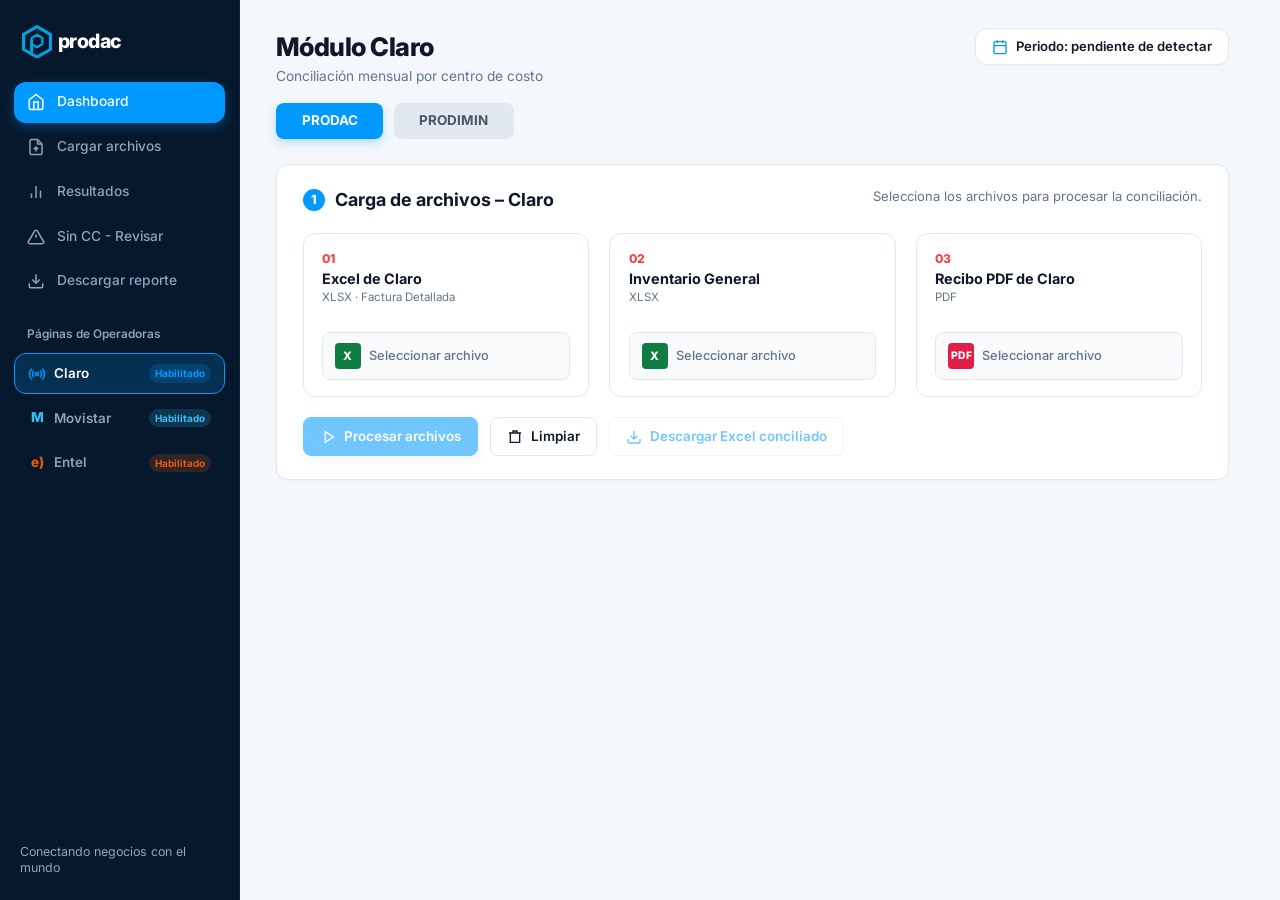
<file: index.html>
<!doctype html>
<!-- Generado por build_views.py: editar la plantilla compartida, no esta página. -->
<html lang="es"><head><meta charset="UTF-8"><meta name="viewport" content="width=device-width, initial-scale=1.0"><title>Módulo Claro | Conciliación Telefónica PRODAC</title>
<link rel="icon" type="image/svg+xml" href="data:image/svg+xml,%3Csvg%20xmlns%3D%22http%3A%2F%2Fwww.w3.org%2F2000%2Fsvg%22%20width%3D%22324%22%20height%3D%22374%22%20viewBox%3D%220%200%20324%20374%22%3E%3Cpath%20fill%3D%22%2300A6D4%22%20fill-rule%3D%22evenodd%22%20d%3D%22M162%2010%20314%2098V276L163%20363%2088%20319V145L162%20101%20237%20145V228L163%20271%20126%20249V294L163%20315%20276%20250V121L162%2055%2049%20121V297L10%20275V98Z%20M162%20145%20199%20167V207L162%20229%20126%20207V167Z%22%2F%3E%3C%2Fsvg%3E">
<link rel="preconnect" href="https://fonts.googleapis.com"><link rel="preconnect" href="https://fonts.gstatic.com" crossorigin><link href="https://fonts.googleapis.com/css2?family=Inter:wght@400;500;600;700;800&display=swap" rel="stylesheet">
<link rel="stylesheet" href="css/styles.css"><link rel="stylesheet" href="css/components.css"></head><body>
<aside class="sidebar" data-operator="claro"></aside><script src="js/sidebar.js"></script>
<main class="main-wrapper module-page" data-operator="claro">
  <header class="top-header-row module-header"><div class="header-title-group"><h1>Módulo Claro</h1><p>Conciliación mensual por centro de costo</p><div class="company-tabs-container company-slot"><button type="button" class="btn-company-tab active" id="tab-prodac" data-company="PRODAC">PRODAC</button><button type="button" class="btn-company-tab" id="tab-prodimin" data-company="PRODIMIN">PRODIMIN</button></div></div><div class="period-badge-btn"><svg viewBox="0 0 24 24" fill="none" stroke="currentColor" stroke-width="2" aria-hidden="true"><rect x="3" y="4" width="18" height="18" rx="2"/><path d="M16 2v4M8 2v4M3 10h18"/></svg><span id="period-display-text">Periodo: pendiente de detectar</span></div></header>
  <section class="upload-panel-card" id="section-carga-archivos"><div class="upload-panel-header"><div class="upload-panel-title"><span class="badge-num-step">1</span><h2>Carga de archivos – Claro</h2></div><p class="upload-panel-subtitle">Selecciona los archivos para procesar la conciliación.</p></div>
    <div class="upload-cards-row" style="--file-columns:3"><div class="upload-file-card empty-border" id="card-wrap-claro">
      <div class="card-step-num">01</div><span class="card-check-corner d-none" id="check-icon-claro"><svg viewBox="0 0 24 24" fill="none" stroke="currentColor" stroke-width="2" aria-hidden="true"><path d="m5 12 4 4L19 6"/></svg></span>
      <h3 class="card-file-heading">Excel de Claro</h3><p class="card-file-format">XLSX · Factura Detallada</p>
      <div class="card-drop-box" id="dropzone-claro" tabindex="0" role="button" aria-label="Seleccionar Excel de Claro">
        <div class="card-file-preview-left"><span class="icon-file-badge icon-excel-green">X</span><span class="card-filename-text" id="name-claro-file">Seleccionar archivo</span></div>
        <button type="button" class="btn-remove-card-file d-none" id="btn-remove-claro" title="Retirar archivo" aria-label="Retirar Excel de Claro"><svg viewBox="0 0 24 24" fill="none" stroke="currentColor" stroke-width="2" aria-hidden="true"><path d="m6 6 12 12M6 18 18 6"/></svg></button>
      </div><input type="file" id="input-claro-file" accept=".xlsx" class="d-none">
    </div><div class="upload-file-card empty-border" id="card-wrap-inv">
      <div class="card-step-num">02</div><span class="card-check-corner d-none" id="check-icon-inv"><svg viewBox="0 0 24 24" fill="none" stroke="currentColor" stroke-width="2" aria-hidden="true"><path d="m5 12 4 4L19 6"/></svg></span>
      <h3 class="card-file-heading">Inventario General</h3><p class="card-file-format">XLSX</p>
      <div class="card-drop-box" id="dropzone-inv" tabindex="0" role="button" aria-label="Seleccionar Inventario General">
        <div class="card-file-preview-left"><span class="icon-file-badge icon-excel-green">X</span><span class="card-filename-text" id="name-inv-file">Seleccionar archivo</span></div>
        <button type="button" class="btn-remove-card-file d-none" id="btn-remove-inv" title="Retirar archivo" aria-label="Retirar Inventario General"><svg viewBox="0 0 24 24" fill="none" stroke="currentColor" stroke-width="2" aria-hidden="true"><path d="m6 6 12 12M6 18 18 6"/></svg></button>
      </div><input type="file" id="input-inv-file" accept=".xlsx" class="d-none">
    </div><div class="upload-file-card empty-border" id="card-wrap-pdf">
      <div class="card-step-num">03</div><span class="card-check-corner d-none" id="check-icon-pdf"><svg viewBox="0 0 24 24" fill="none" stroke="currentColor" stroke-width="2" aria-hidden="true"><path d="m5 12 4 4L19 6"/></svg></span>
      <h3 class="card-file-heading">Recibo PDF de Claro</h3><p class="card-file-format">PDF</p>
      <div class="card-drop-box" id="dropzone-pdf" tabindex="0" role="button" aria-label="Seleccionar Recibo PDF de Claro">
        <div class="card-file-preview-left"><span class="icon-file-badge icon-pdf-red">PDF</span><span class="card-filename-text" id="name-pdf-file">Seleccionar archivo</span></div>
        <button type="button" class="btn-remove-card-file d-none" id="btn-remove-pdf" title="Retirar archivo" aria-label="Retirar Recibo PDF de Claro"><svg viewBox="0 0 24 24" fill="none" stroke="currentColor" stroke-width="2" aria-hidden="true"><path d="m6 6 12 12M6 18 18 6"/></svg></button>
      </div><input type="file" id="input-pdf-file" accept=".pdf" class="d-none">
    </div></div>
    <div class="upload-buttons-bar"><button type="button" class="btn-blue-action" id="btn-process-files" disabled><svg viewBox="0 0 24 24" fill="none" stroke="currentColor" stroke-width="2" aria-hidden="true"><path d="m8 4 12 8-12 8z"/></svg><span id="process-button-label" aria-live="polite">Procesar archivos</span></button><button type="button" class="btn-white-action" id="btn-clear-files"><svg viewBox="0 0 24 24" fill="none" stroke="currentColor" stroke-width="2" aria-hidden="true"><path d="M3 6h18M19 6v14H5V6m4 0V3h6v3"/></svg><span>Limpiar</span></button><button type="button" class="btn-outline-download" id="btn-export-excel" disabled><svg viewBox="0 0 24 24" fill="none" stroke="currentColor" stroke-width="2" aria-hidden="true"><path d="M21 15v4a2 2 0 0 1-2 2H5a2 2 0 0 1-2-2v-4M12 3v12m-5-5 5 5 5-5"/></svg><span>Descargar Excel conciliado</span></button></div>
    <p id="process-message" class="process-error" role="alert" hidden></p>
  </section>
  <section class="module-results" id="claroResultsSection" aria-label="Resultados de conciliación" hidden>
    <div class="conciliation-banner-card" id="conciliation-banner" role="status"><div class="banner-left-group"><div class="banner-check-circle" id="banner-status-circle"></div><div><h2 class="banner-title-text" id="banner-title-text"></h2><p class="banner-sub-text" id="banner-sub-text"></p></div></div><span class="banner-pill-cuadra" id="banner-pill-badge"></span></div>
    <div class="conciliation-kpis-grid"><div class="card-kpi-concil"><div class="kpi-icon-wrapper"><svg viewBox="0 0 24 24" fill="none" stroke="currentColor" stroke-width="2" aria-hidden="true"><path d="M14 2H6a2 2 0 0 0-2 2v16a2 2 0 0 0 2 2h12a2 2 0 0 0 2-2V8z"/><path d="M14 2v6h6M8 13h8M8 17h8"/></svg></div><div class="kpi-content-box"><span class="kpi-label-small">Líneas procesadas</span><span class="kpi-value-bold" id="kpi-val-lineas"></span><span class="kpi-subtext-ref" id="kpi-sub-lineas">Números únicos y registros de cargos</span></div></div><div class="card-kpi-concil"><div class="kpi-icon-wrapper"><svg viewBox="0 0 24 24" fill="none" stroke="currentColor" stroke-width="2" aria-hidden="true"><path d="M14 2H6a2 2 0 0 0-2 2v16a2 2 0 0 0 2 2h12a2 2 0 0 0 2-2V8z"/><path d="M14 2v6h6M8 13h8M8 17h8"/></svg></div><div class="kpi-content-box"><span class="kpi-label-small">Total antes del ajuste</span><span class="kpi-value-bold" id="kpi-val-total-lineas"></span><span class="kpi-subtext-ref">Antes del ajuste o Varios</span></div></div><div class="card-kpi-concil"><div class="kpi-icon-wrapper"><svg viewBox="0 0 24 24" fill="none" stroke="currentColor" stroke-width="2" aria-hidden="true"><path d="M14 2H6a2 2 0 0 0-2 2v16a2 2 0 0 0 2 2h12a2 2 0 0 0 2-2V8z"/><path d="M14 2v6h6M8 13h8M8 17h8"/></svg></div><div class="kpi-content-box"><span class="kpi-label-small">Ajustes o Varios</span><span class="kpi-value-bold" id="kpi-val-ajustes"></span><span class="kpi-subtext-ref">Ajustes del periodo</span></div></div><div class="card-kpi-concil"><div class="kpi-icon-wrapper"><svg viewBox="0 0 24 24" fill="none" stroke="currentColor" stroke-width="2" aria-hidden="true"><path d="M14 2H6a2 2 0 0 0-2 2v16a2 2 0 0 0 2 2h12a2 2 0 0 0 2-2V8z"/><path d="M14 2v6h6M8 13h8M8 17h8"/></svg></div><div class="kpi-content-box"><span class="kpi-label-small">Total final</span><span class="kpi-value-bold" id="kpi-val-total"></span><span class="kpi-subtext-ref">Líneas + ajustes</span></div></div><div class="card-kpi-concil"><div class="kpi-icon-wrapper"><svg viewBox="0 0 24 24" fill="none" stroke="currentColor" stroke-width="2" aria-hidden="true"><path d="M14 2H6a2 2 0 0 0-2 2v16a2 2 0 0 0 2 2h12a2 2 0 0 0 2-2V8z"/><path d="M14 2v6h6M8 13h8M8 17h8"/></svg></div><div class="kpi-content-box"><span class="kpi-label-small">Cargos del Mes</span><span class="kpi-value-bold" id="kpi-val-cargos-mes"></span><span class="kpi-subtext-ref">Según recibo PDF</span></div></div><div class="card-kpi-concil"><div class="kpi-icon-wrapper"><svg viewBox="0 0 24 24" fill="none" stroke="currentColor" stroke-width="2" aria-hidden="true"><path d="M6 20v-6M12 20V4M18 20V10"/></svg></div><div class="kpi-content-box"><span class="kpi-label-small">Diferencia</span><span class="kpi-value-bold" id="kpi-val-diferencia"></span><span class="kpi-subtext-ref" id="kpi-sub-diferencia"></span></div></div></div><section class="table-widget-card detail-section d-none" id="full-detail-section"><div class="table-widget-header"><h2 class="table-widget-title">Detalle completo de facturación · <span id="label-full-company">PRODAC</span></h2><button type="button" class="btn-white-action" id="btn-close-full-view">Cerrar vista extendida</button></div>
        <div class="table-filter-bar"><input class="filter-input-search" id="filter-search-input" placeholder="Buscar por número, usuario o CC..." aria-label="Buscar líneas"></div>
        <div class="table-scroll"><table class="clean-corp-table"><thead><tr><th>N°</th><th>Línea</th><th>Usuario</th><th>Centro de costo</th><th>Descripción</th><th>Cargo del mes</th><th>Observación</th></tr></thead><tbody id="tbody-full-detail-list"></tbody></table></div></section>
    <div class="two-columns-bottom-grid"><section class="table-widget-card" id="section-resumen-cc"><div class="table-widget-header"><h2 class="table-widget-title"><svg viewBox="0 0 24 24" fill="none" stroke="currentColor" stroke-width="2" aria-hidden="true"><path d="M6 20v-6M12 20V4M18 20V10"/></svg>Resumen por CC Dpto.</h2></div><div class="table-scroll"><table class="clean-corp-table"><thead><tr><th>Centro de costo</th><th>Líneas</th><th>Costo sin IGV</th><th>% del total</th></tr></thead><tbody id="tbody-resumen-cc"></tbody></table></div></section>
      <section class="table-widget-card" id="claroMissingCcSection"><div class="table-widget-header"><h2 class="table-widget-title"><svg viewBox="0 0 24 24" fill="none" stroke="currentColor" stroke-width="2" aria-hidden="true"><path d="m12 3 10 18H2L12 3zM12 9v4m0 4h.01"/></svg>Sin CC - Revisar</h2><button type="button" class="btn-white-action" id="btn-ver-todos-detalle">Ver todos</button></div><div class="table-scroll"><table class="clean-corp-table"><thead><tr><th>Línea</th><th>Usuario</th><th>Centro de costo</th><th>Cargo del mes</th><th>Observación</th></tr></thead><tbody id="tbody-sin-cc"></tbody></table></div><div class="review-notes" id="warnings" hidden></div><p class="empty-review d-none" id="empty-sin-cc-msg">Todas las líneas están conciliadas y tienen centro de costo.</p></section>
    </div>
  </section>
</main><script src="js/moduleUI.js"></script><script src="js/uploadUI.js"></script><script type="module" src="js/app.js"></script></body></html>
</file>
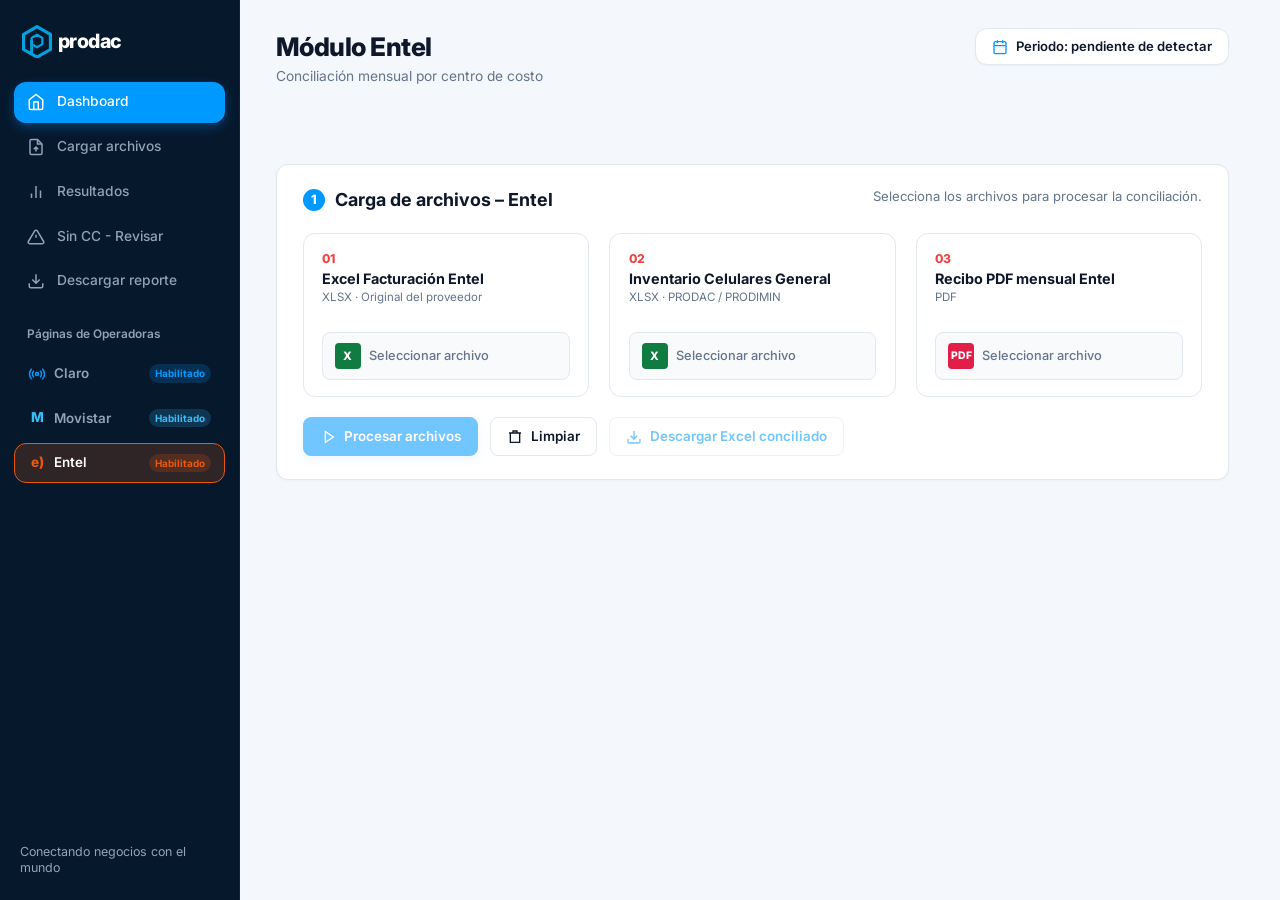
<file: entel.html>
<!doctype html>
<!-- Generado por build_views.py: editar la plantilla compartida, no esta página. -->
<html lang="es"><head><meta charset="UTF-8"><meta name="viewport" content="width=device-width, initial-scale=1.0"><title>Módulo Entel | Conciliación Telefónica PRODAC</title>
<link rel="icon" type="image/svg+xml" href="data:image/svg+xml,%3Csvg%20xmlns%3D%22http%3A%2F%2Fwww.w3.org%2F2000%2Fsvg%22%20width%3D%22324%22%20height%3D%22374%22%20viewBox%3D%220%200%20324%20374%22%3E%3Cpath%20fill%3D%22%2300A6D4%22%20fill-rule%3D%22evenodd%22%20d%3D%22M162%2010%20314%2098V276L163%20363%2088%20319V145L162%20101%20237%20145V228L163%20271%20126%20249V294L163%20315%20276%20250V121L162%2055%2049%20121V297L10%20275V98Z%20M162%20145%20199%20167V207L162%20229%20126%20207V167Z%22%2F%3E%3C%2Fsvg%3E">
<link rel="preconnect" href="https://fonts.googleapis.com"><link rel="preconnect" href="https://fonts.gstatic.com" crossorigin><link href="https://fonts.googleapis.com/css2?family=Inter:wght@400;500;600;700;800&display=swap" rel="stylesheet">
<link rel="stylesheet" href="css/styles.css"><link rel="stylesheet" href="css/components.css"></head><body>
<aside class="sidebar" data-operator="entel"></aside><script src="js/sidebar.js"></script>
<main class="main-wrapper module-page" data-operator="entel">
  <header class="top-header-row module-header"><div class="header-title-group"><h1>Módulo Entel</h1><p>Conciliación mensual por centro de costo</p><div class="company-tabs-container company-slot"></div></div><div class="period-badge-btn"><svg viewBox="0 0 24 24" fill="none" stroke="currentColor" stroke-width="2" aria-hidden="true"><rect x="3" y="4" width="18" height="18" rx="2"/><path d="M16 2v4M8 2v4M3 10h18"/></svg><span id="period-display-text">Periodo: pendiente de detectar</span></div></header>
  <section class="upload-panel-card" id="section-carga-archivos"><div class="upload-panel-header"><div class="upload-panel-title"><span class="badge-num-step">1</span><h2>Carga de archivos – Entel</h2></div><p class="upload-panel-subtitle">Selecciona los archivos para procesar la conciliación.</p></div>
    <div class="upload-cards-row" style="--file-columns:3"><div class="upload-file-card empty-border" id="card-wrap-excel">
      <div class="card-step-num">01</div><span class="card-check-corner d-none" id="check-icon-excel"><svg viewBox="0 0 24 24" fill="none" stroke="currentColor" stroke-width="2" aria-hidden="true"><path d="m5 12 4 4L19 6"/></svg></span>
      <h3 class="card-file-heading">Excel Facturación Entel</h3><p class="card-file-format">XLSX · Original del proveedor</p>
      <div class="card-drop-box" id="dropzone-excel" tabindex="0" role="button" aria-label="Seleccionar Excel Facturación Entel">
        <div class="card-file-preview-left"><span class="icon-file-badge icon-excel-green">X</span><span class="card-filename-text" id="name-excel-file">Seleccionar archivo</span></div>
        <button type="button" class="btn-remove-card-file d-none" id="btn-remove-excel" title="Retirar archivo" aria-label="Retirar Excel Facturación Entel"><svg viewBox="0 0 24 24" fill="none" stroke="currentColor" stroke-width="2" aria-hidden="true"><path d="m6 6 12 12M6 18 18 6"/></svg></button>
      </div><input type="file" id="input-excel-file" accept=".xlsx" class="d-none">
    </div><div class="upload-file-card empty-border" id="card-wrap-inventory">
      <div class="card-step-num">02</div><span class="card-check-corner d-none" id="check-icon-inventory"><svg viewBox="0 0 24 24" fill="none" stroke="currentColor" stroke-width="2" aria-hidden="true"><path d="m5 12 4 4L19 6"/></svg></span>
      <h3 class="card-file-heading">Inventario Celulares General</h3><p class="card-file-format">XLSX · PRODAC / PRODIMIN</p>
      <div class="card-drop-box" id="dropzone-inventory" tabindex="0" role="button" aria-label="Seleccionar Inventario Celulares General">
        <div class="card-file-preview-left"><span class="icon-file-badge icon-excel-green">X</span><span class="card-filename-text" id="name-inventory-file">Seleccionar archivo</span></div>
        <button type="button" class="btn-remove-card-file d-none" id="btn-remove-inventory" title="Retirar archivo" aria-label="Retirar Inventario Celulares General"><svg viewBox="0 0 24 24" fill="none" stroke="currentColor" stroke-width="2" aria-hidden="true"><path d="m6 6 12 12M6 18 18 6"/></svg></button>
      </div><input type="file" id="input-inventory-file" accept=".xlsx" class="d-none">
    </div><div class="upload-file-card empty-border" id="card-wrap-pdf">
      <div class="card-step-num">03</div><span class="card-check-corner d-none" id="check-icon-pdf"><svg viewBox="0 0 24 24" fill="none" stroke="currentColor" stroke-width="2" aria-hidden="true"><path d="m5 12 4 4L19 6"/></svg></span>
      <h3 class="card-file-heading">Recibo PDF mensual Entel</h3><p class="card-file-format">PDF</p>
      <div class="card-drop-box" id="dropzone-pdf" tabindex="0" role="button" aria-label="Seleccionar Recibo PDF mensual Entel">
        <div class="card-file-preview-left"><span class="icon-file-badge icon-pdf-red">PDF</span><span class="card-filename-text" id="name-pdf-file">Seleccionar archivo</span></div>
        <button type="button" class="btn-remove-card-file d-none" id="btn-remove-pdf" title="Retirar archivo" aria-label="Retirar Recibo PDF mensual Entel"><svg viewBox="0 0 24 24" fill="none" stroke="currentColor" stroke-width="2" aria-hidden="true"><path d="m6 6 12 12M6 18 18 6"/></svg></button>
      </div><input type="file" id="input-pdf-file" accept=".pdf" class="d-none">
    </div></div>
    <div class="upload-buttons-bar"><button type="button" class="btn-blue-action" id="btn-process-files" disabled><svg viewBox="0 0 24 24" fill="none" stroke="currentColor" stroke-width="2" aria-hidden="true"><path d="m8 4 12 8-12 8z"/></svg><span id="process-button-label" aria-live="polite">Procesar archivos</span></button><button type="button" class="btn-white-action" id="btn-clear-files"><svg viewBox="0 0 24 24" fill="none" stroke="currentColor" stroke-width="2" aria-hidden="true"><path d="M3 6h18M19 6v14H5V6m4 0V3h6v3"/></svg><span>Limpiar</span></button><button type="button" class="btn-outline-download" id="btn-export-excel" disabled><svg viewBox="0 0 24 24" fill="none" stroke="currentColor" stroke-width="2" aria-hidden="true"><path d="M21 15v4a2 2 0 0 1-2 2H5a2 2 0 0 1-2-2v-4M12 3v12m-5-5 5 5 5-5"/></svg><span>Descargar Excel conciliado</span></button></div>
    <div class="process-error" id="entel-alert-container" role="alert"></div>
  </section>
  <section class="module-results d-none" id="section-resultados-entel" aria-label="Resultados de conciliación" >
    <div class="conciliation-banner-card" id="conciliation-banner" role="status"><div class="banner-left-group"><div class="banner-check-circle" id="banner-status-circle"></div><div><h2 class="banner-title-text" id="banner-title-text"></h2><p class="banner-sub-text" id="banner-sub-text"></p></div></div><span class="banner-pill-cuadra" id="banner-pill-badge"></span></div>
    <div class="conciliation-kpis-grid"><div class="card-kpi-concil"><div class="kpi-icon-wrapper"><svg viewBox="0 0 24 24" fill="none" stroke="currentColor" stroke-width="2" aria-hidden="true"><path d="M14 2H6a2 2 0 0 0-2 2v16a2 2 0 0 0 2 2h12a2 2 0 0 0 2-2V8z"/><path d="M14 2v6h6M8 13h8M8 17h8"/></svg></div><div class="kpi-content-box"><span class="kpi-label-small">Líneas facturadas</span><span class="kpi-value-bold" id="kpi-val-lineas"></span><span class="kpi-subtext-ref" id="kpi-sub-lineas"></span></div></div><div class="card-kpi-concil"><div class="kpi-icon-wrapper"><svg viewBox="0 0 24 24" fill="none" stroke="currentColor" stroke-width="2" aria-hidden="true"><path d="M14 2H6a2 2 0 0 0-2 2v16a2 2 0 0 0 2 2h12a2 2 0 0 0 2-2V8z"/><path d="M14 2v6h6M8 13h8M8 17h8"/></svg></div><div class="kpi-content-box"><span class="kpi-label-small">Líneas conciliadas</span><span class="kpi-value-bold" id="kpi-val-conciliadas"></span><span class="kpi-subtext-ref" id="kpi-sub-conciliadas"></span></div></div><div class="card-kpi-concil"><div class="kpi-icon-wrapper"><svg viewBox="0 0 24 24" fill="none" stroke="currentColor" stroke-width="2" aria-hidden="true"><path d="M14 2H6a2 2 0 0 0-2 2v16a2 2 0 0 0 2 2h12a2 2 0 0 0 2-2V8z"/><path d="M14 2v6h6M8 13h8M8 17h8"/></svg></div><div class="kpi-content-box"><span class="kpi-label-small">Observaciones</span><span class="kpi-value-bold" id="kpi-val-observaciones"></span><span class="kpi-subtext-ref" id="kpi-sub-observaciones"></span></div></div><div class="card-kpi-concil"><div class="kpi-icon-wrapper"><svg viewBox="0 0 24 24" fill="none" stroke="currentColor" stroke-width="2" aria-hidden="true"><path d="M14 2H6a2 2 0 0 0-2 2v16a2 2 0 0 0 2 2h12a2 2 0 0 0 2-2V8z"/><path d="M14 2v6h6M8 13h8M8 17h8"/></svg></div><div class="kpi-content-box"><span class="kpi-label-small">Total Planes Excel</span><span class="kpi-value-bold" id="kpi-val-excel-plan"></span><span class="kpi-subtext-ref">Suma de cargos fijos</span></div></div><div class="card-kpi-concil"><div class="kpi-icon-wrapper"><svg viewBox="0 0 24 24" fill="none" stroke="currentColor" stroke-width="2" aria-hidden="true"><path d="M14 2H6a2 2 0 0 0-2 2v16a2 2 0 0 0 2 2h12a2 2 0 0 0 2-2V8z"/><path d="M14 2v6h6M8 13h8M8 17h8"/></svg></div><div class="kpi-content-box"><span class="kpi-label-small">Concepto PLAN PDF</span><span class="kpi-value-bold" id="kpi-val-pdf-plan"></span><span class="kpi-subtext-ref">Según recibo oficial</span></div></div><div class="card-kpi-concil"><div class="kpi-icon-wrapper"><svg viewBox="0 0 24 24" fill="none" stroke="currentColor" stroke-width="2" aria-hidden="true"><path d="M14 2H6a2 2 0 0 0-2 2v16a2 2 0 0 0 2 2h12a2 2 0 0 0 2-2V8z"/><path d="M14 2v6h6M8 13h8M8 17h8"/></svg></div><div class="kpi-content-box"><span class="kpi-label-small">Equipos inafectos</span><span class="kpi-value-bold" id="kpi-val-equipos"></span><span class="kpi-subtext-ref">Según recibo oficial</span></div></div><div class="card-kpi-concil"><div class="kpi-icon-wrapper"><svg viewBox="0 0 24 24" fill="none" stroke="currentColor" stroke-width="2" aria-hidden="true"><path d="M14 2H6a2 2 0 0 0-2 2v16a2 2 0 0 0 2 2h12a2 2 0 0 0 2-2V8z"/><path d="M14 2v6h6M8 13h8M8 17h8"/></svg></div><div class="kpi-content-box"><span class="kpi-label-small">Total recibo factura</span><span class="kpi-value-bold" id="kpi-val-total-factura"></span><span class="kpi-subtext-ref">Según recibo oficial</span></div></div><div class="card-kpi-concil"><div class="kpi-icon-wrapper"><svg viewBox="0 0 24 24" fill="none" stroke="currentColor" stroke-width="2" aria-hidden="true"><path d="M6 20v-6M12 20V4M18 20V10"/></svg></div><div class="kpi-content-box"><span class="kpi-label-small">Diferencia</span><span class="kpi-value-bold" id="kpi-val-diferencia"></span><span class="kpi-subtext-ref" id="kpi-sub-diferencia"></span></div></div></div><section class="table-widget-card detail-section" id="section-detalle-entel"><div class="table-widget-header"><h2 class="table-widget-title">Detalle de Líneas Conciliadas – Hoja Resultado Entel</h2><span class="count-badge" id="badge-filtered-count"></span></div>
      <div class="table-filter-bar"><input class="filter-input-search" id="input-search-lines" placeholder="Buscar por número, usuario, área, dpto o CC..." aria-label="Buscar líneas"><select class="filter-select" id="select-filter-status" aria-label="Filtrar estado"><option value="all">Todos los estados</option><option value="conciliado">Conciliadas</option><option value="sin_cc">Sin CC</option><option value="observacion">Con observaciones</option></select></div>
      <div class="table-scroll"><table class="clean-corp-table"><thead><tr><th>Número</th><th>Plan</th><th>Cargo fijo</th><th>Empresa</th><th>Usuario</th><th>Área / Dpto</th><th>CC Dpto</th><th>PRS</th><th>Estado</th><th>Observación</th></tr></thead><tbody id="tbody-lineas-entel"></tbody></table></div></section>
    <div class="two-columns-bottom-grid"><section class="table-widget-card" id="section-resumen-cc"><div class="table-widget-header"><h2 class="table-widget-title"><svg viewBox="0 0 24 24" fill="none" stroke="currentColor" stroke-width="2" aria-hidden="true"><path d="M6 20v-6M12 20V4M18 20V10"/></svg>Resumen por CC Dpto.</h2></div><div class="table-scroll"><table class="clean-corp-table"><thead><tr><th>Centro de costo</th><th>Líneas</th><th>Costo sin IGV</th><th>% del total</th></tr></thead><tbody id="tbody-resumen-cc"></tbody></table></div></section>
      <section class="table-widget-card" id="section-sin-cc-entel"><div class="table-widget-header"><h2 class="table-widget-title"><svg viewBox="0 0 24 24" fill="none" stroke="currentColor" stroke-width="2" aria-hidden="true"><path d="m12 3 10 18H2L12 3zM12 9v4m0 4h.01"/></svg>Sin CC - Revisar</h2><button type="button" class="btn-white-action d-none" id="btn-download-obs">Descargar observaciones (CSV)</button></div><div class="table-scroll"><table class="clean-corp-table"><thead><tr><th>Número</th><th>Usuario</th><th>CC Dpto</th><th>Cargo fijo</th><th>Observación</th></tr></thead><tbody id="tbody-observaciones-entel"></tbody></table></div><p class="empty-review d-none" id="empty-obs-msg">Todas las líneas están conciliadas y tienen centro de costo.</p></section>
    </div>
  </section>
</main><script src="js/moduleUI.js"></script><script src="js/uploadUI.js"></script><script src="js/entelWorkbook.js"></script><script src="js/entelProcessor.js"></script><script src="js/entel.js"></script></body></html>
</file>
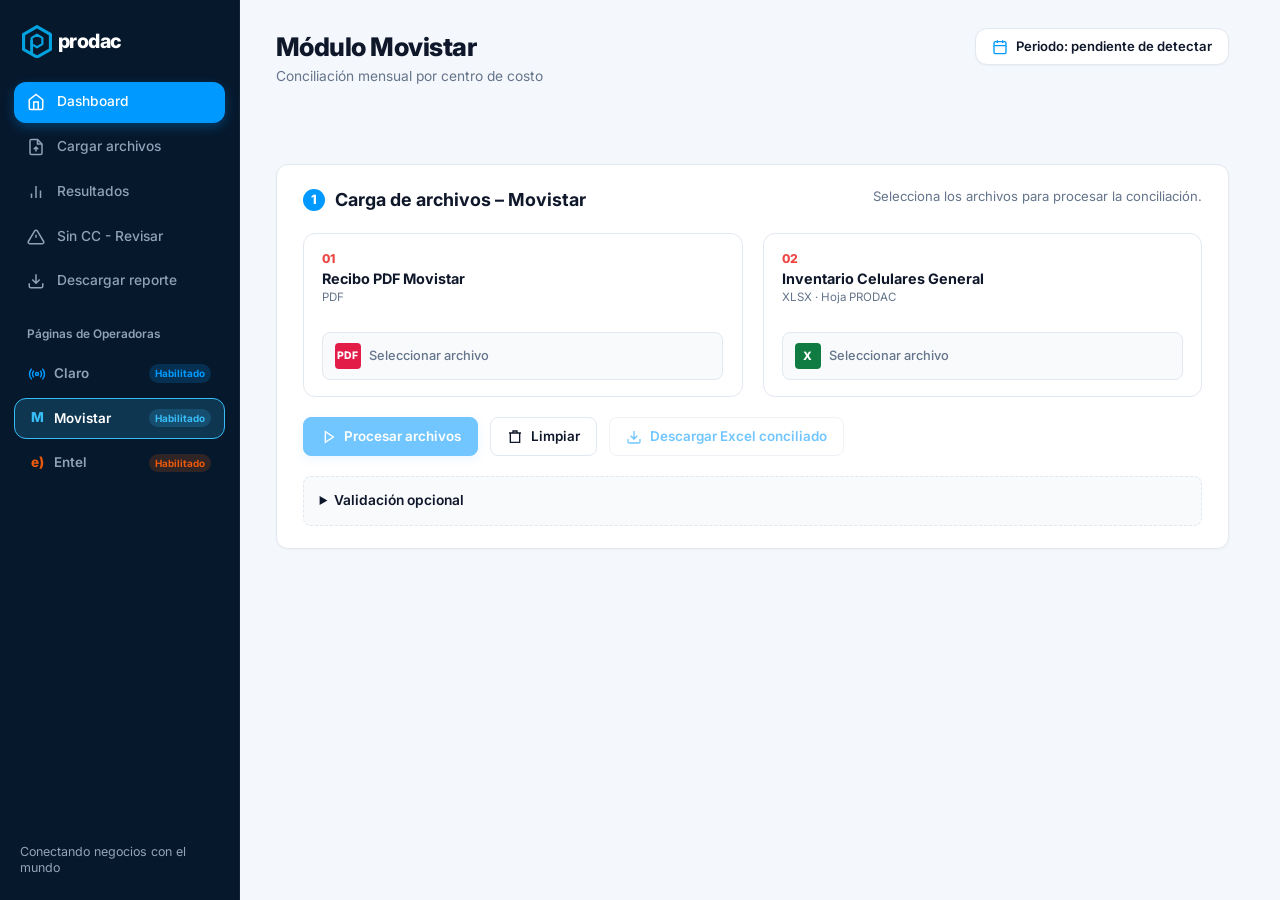
<file: movistar.html>
<!doctype html>
<!-- Generado por build_views.py: editar la plantilla compartida, no esta página. -->
<html lang="es"><head><meta charset="UTF-8"><meta name="viewport" content="width=device-width, initial-scale=1.0"><title>Módulo Movistar | Conciliación Telefónica PRODAC</title>
<link rel="icon" type="image/svg+xml" href="data:image/svg+xml,%3Csvg%20xmlns%3D%22http%3A%2F%2Fwww.w3.org%2F2000%2Fsvg%22%20width%3D%22324%22%20height%3D%22374%22%20viewBox%3D%220%200%20324%20374%22%3E%3Cpath%20fill%3D%22%2300A6D4%22%20fill-rule%3D%22evenodd%22%20d%3D%22M162%2010%20314%2098V276L163%20363%2088%20319V145L162%20101%20237%20145V228L163%20271%20126%20249V294L163%20315%20276%20250V121L162%2055%2049%20121V297L10%20275V98Z%20M162%20145%20199%20167V207L162%20229%20126%20207V167Z%22%2F%3E%3C%2Fsvg%3E">
<link rel="preconnect" href="https://fonts.googleapis.com"><link rel="preconnect" href="https://fonts.gstatic.com" crossorigin><link href="https://fonts.googleapis.com/css2?family=Inter:wght@400;500;600;700;800&display=swap" rel="stylesheet">
<link rel="stylesheet" href="css/styles.css"><link rel="stylesheet" href="css/components.css"></head><body>
<aside class="sidebar" data-operator="movistar"></aside><script src="js/sidebar.js"></script>
<main class="main-wrapper module-page" data-operator="movistar">
  <header class="top-header-row module-header"><div class="header-title-group"><h1>Módulo Movistar</h1><p>Conciliación mensual por centro de costo</p><div class="company-tabs-container company-slot"></div></div><div class="period-badge-btn"><svg viewBox="0 0 24 24" fill="none" stroke="currentColor" stroke-width="2" aria-hidden="true"><rect x="3" y="4" width="18" height="18" rx="2"/><path d="M16 2v4M8 2v4M3 10h18"/></svg><span id="period-display-text">Periodo: pendiente de detectar</span></div></header>
  <section class="upload-panel-card" id="section-carga-archivos"><div class="upload-panel-header"><div class="upload-panel-title"><span class="badge-num-step">1</span><h2>Carga de archivos – Movistar</h2></div><p class="upload-panel-subtitle">Selecciona los archivos para procesar la conciliación.</p></div>
    <div class="upload-cards-row" style="--file-columns:2"><div class="upload-file-card empty-border" id="card-wrap-pdf">
      <div class="card-step-num">01</div><span class="card-check-corner d-none" id="check-icon-pdf"><svg viewBox="0 0 24 24" fill="none" stroke="currentColor" stroke-width="2" aria-hidden="true"><path d="m5 12 4 4L19 6"/></svg></span>
      <h3 class="card-file-heading">Recibo PDF Movistar</h3><p class="card-file-format">PDF</p>
      <div class="card-drop-box" id="dropzone-pdf" tabindex="0" role="button" aria-label="Seleccionar Recibo PDF Movistar">
        <div class="card-file-preview-left"><span class="icon-file-badge icon-pdf-red">PDF</span><span class="card-filename-text" id="name-pdf-file">Seleccionar archivo</span></div>
        <button type="button" class="btn-remove-card-file d-none" id="btn-remove-pdf" title="Retirar archivo" aria-label="Retirar Recibo PDF Movistar"><svg viewBox="0 0 24 24" fill="none" stroke="currentColor" stroke-width="2" aria-hidden="true"><path d="m6 6 12 12M6 18 18 6"/></svg></button>
      </div><input type="file" id="input-pdf-file" accept=".pdf" class="d-none">
    </div><div class="upload-file-card empty-border" id="card-wrap-inventory">
      <div class="card-step-num">02</div><span class="card-check-corner d-none" id="check-icon-inventory"><svg viewBox="0 0 24 24" fill="none" stroke="currentColor" stroke-width="2" aria-hidden="true"><path d="m5 12 4 4L19 6"/></svg></span>
      <h3 class="card-file-heading">Inventario Celulares General</h3><p class="card-file-format">XLSX · Hoja PRODAC</p>
      <div class="card-drop-box" id="dropzone-inventory" tabindex="0" role="button" aria-label="Seleccionar Inventario Celulares General">
        <div class="card-file-preview-left"><span class="icon-file-badge icon-excel-green">X</span><span class="card-filename-text" id="name-inventory-file">Seleccionar archivo</span></div>
        <button type="button" class="btn-remove-card-file d-none" id="btn-remove-inventory" title="Retirar archivo" aria-label="Retirar Inventario Celulares General"><svg viewBox="0 0 24 24" fill="none" stroke="currentColor" stroke-width="2" aria-hidden="true"><path d="m6 6 12 12M6 18 18 6"/></svg></button>
      </div><input type="file" id="input-inventory-file" accept=".xlsx" class="d-none">
    </div></div>
    <div class="upload-buttons-bar"><button type="button" class="btn-blue-action" id="btn-process-files" disabled><svg viewBox="0 0 24 24" fill="none" stroke="currentColor" stroke-width="2" aria-hidden="true"><path d="m8 4 12 8-12 8z"/></svg><span id="process-button-label" aria-live="polite">Procesar archivos</span></button><button type="button" class="btn-white-action" id="btn-clear-files"><svg viewBox="0 0 24 24" fill="none" stroke="currentColor" stroke-width="2" aria-hidden="true"><path d="M3 6h18M19 6v14H5V6m4 0V3h6v3"/></svg><span>Limpiar</span></button><button type="button" class="btn-outline-download" id="btn-export-excel" disabled><svg viewBox="0 0 24 24" fill="none" stroke="currentColor" stroke-width="2" aria-hidden="true"><path d="M21 15v4a2 2 0 0 1-2 2H5a2 2 0 0 1-2-2v-4M12 3v12m-5-5 5 5 5-5"/></svg><span>Descargar Excel conciliado</span></button></div>
    <details class="optional-validation-details" id="details-optional-val"><summary>Validación opcional</summary><div class="optional-validation-content">
      <p>Compare los datos del PDF con los reportes del portal de Movistar.</p><div class="upload-cards-row"><div class="upload-file-card empty-border" id="card-wrap-fact">
      <div class="card-step-num">01</div><span class="card-check-corner d-none" id="check-icon-fact"><svg viewBox="0 0 24 24" fill="none" stroke="currentColor" stroke-width="2" aria-hidden="true"><path d="m5 12 4 4L19 6"/></svg></span>
      <h3 class="card-file-heading">Archivo Fact (Opcional)</h3><p class="card-file-format">XLSX · Protegido</p>
      <div class="card-drop-box" id="dropzone-fact" tabindex="0" role="button" aria-label="Seleccionar Archivo Fact (Opcional)">
        <div class="card-file-preview-left"><span class="icon-file-badge icon-excel-green">X</span><span class="card-filename-text" id="name-fact-file">Seleccionar archivo</span></div>
        <button type="button" class="btn-remove-card-file d-none" id="btn-remove-fact" title="Retirar archivo" aria-label="Retirar Archivo Fact (Opcional)"><svg viewBox="0 0 24 24" fill="none" stroke="currentColor" stroke-width="2" aria-hidden="true"><path d="m6 6 12 12M6 18 18 6"/></svg></button>
      </div><input type="file" id="input-fact-file" accept=".xlsx" class="d-none">
    </div><div class="upload-file-card empty-border" id="card-wrap-traf">
      <div class="card-step-num">02</div><span class="card-check-corner d-none" id="check-icon-traf"><svg viewBox="0 0 24 24" fill="none" stroke="currentColor" stroke-width="2" aria-hidden="true"><path d="m5 12 4 4L19 6"/></svg></span>
      <h3 class="card-file-heading">Archivo Traf (Opcional)</h3><p class="card-file-format">XLSX · Protegido</p>
      <div class="card-drop-box" id="dropzone-traf" tabindex="0" role="button" aria-label="Seleccionar Archivo Traf (Opcional)">
        <div class="card-file-preview-left"><span class="icon-file-badge icon-excel-green">X</span><span class="card-filename-text" id="name-traf-file">Seleccionar archivo</span></div>
        <button type="button" class="btn-remove-card-file d-none" id="btn-remove-traf" title="Retirar archivo" aria-label="Retirar Archivo Traf (Opcional)"><svg viewBox="0 0 24 24" fill="none" stroke="currentColor" stroke-width="2" aria-hidden="true"><path d="m6 6 12 12M6 18 18 6"/></svg></button>
      </div><input type="file" id="input-traf-file" accept=".xlsx" class="d-none">
    </div><div class="upload-file-card empty-border" id="card-wrap-cargos">
      <div class="card-step-num">03</div><span class="card-check-corner d-none" id="check-icon-cargos"><svg viewBox="0 0 24 24" fill="none" stroke="currentColor" stroke-width="2" aria-hidden="true"><path d="m5 12 4 4L19 6"/></svg></span>
      <h3 class="card-file-heading">Archivo Cargos (Opcional)</h3><p class="card-file-format">XLSX · Protegido</p>
      <div class="card-drop-box" id="dropzone-cargos" tabindex="0" role="button" aria-label="Seleccionar Archivo Cargos (Opcional)">
        <div class="card-file-preview-left"><span class="icon-file-badge icon-excel-green">X</span><span class="card-filename-text" id="name-cargos-file">Seleccionar archivo</span></div>
        <button type="button" class="btn-remove-card-file d-none" id="btn-remove-cargos" title="Retirar archivo" aria-label="Retirar Archivo Cargos (Opcional)"><svg viewBox="0 0 24 24" fill="none" stroke="currentColor" stroke-width="2" aria-hidden="true"><path d="m6 6 12 12M6 18 18 6"/></svg></button>
      </div><input type="file" id="input-cargos-file" accept=".xlsx" class="d-none">
    </div></div>
      <div class="password-box"><label for="input-movistar-password">Contraseña de los archivos protegidos (si cargó Fact, Traf o Cargos)</label>
      <div class="password-field-wrap"><input type="password" id="input-movistar-password" placeholder="Contraseña mensual" autocomplete="new-password"><button type="button" id="btn-toggle-password" aria-label="Mostrar u ocultar contraseña"><span id="icon-eye-open">Mostrar</span><span id="icon-eye-closed" class="d-none">Ocultar</span></button></div></div>
    </div></details><div class="process-error" id="movistar-alert-container" role="alert"></div>
  </section>
  <section class="module-results d-none" id="section-resultados-movistar" aria-label="Resultados de conciliación" >
    <div class="conciliation-banner-card" id="conciliation-banner" role="status"><div class="banner-left-group"><div class="banner-check-circle" id="banner-status-circle"></div><div><h2 class="banner-title-text" id="banner-title-text"></h2><p class="banner-sub-text" id="banner-sub-text"></p></div></div><span class="banner-pill-cuadra" id="banner-pill-badge"></span></div>
    <div class="breakdown-badges"><span class="count-badge" id="badge-desc-12m"></span><span class="count-badge" id="badge-desc-3m"></span><span class="count-badge" id="badge-desc-perm"></span><span class="count-badge" id="badge-desc-18m"></span><span class="count-badge" id="badge-inaf-equipos"></span><span class="count-badge" id="badge-inaf-ventas"></span></div><div class="conciliation-kpis-grid"><div class="card-kpi-concil"><div class="kpi-icon-wrapper"><svg viewBox="0 0 24 24" fill="none" stroke="currentColor" stroke-width="2" aria-hidden="true"><path d="M14 2H6a2 2 0 0 0-2 2v16a2 2 0 0 0 2 2h12a2 2 0 0 0 2-2V8z"/><path d="M14 2v6h6M8 13h8M8 17h8"/></svg></div><div class="kpi-content-box"><span class="kpi-label-small">Líneas / Anexos</span><span class="kpi-value-bold" id="kpi-val-lineas"></span><span class="kpi-subtext-ref" id="kpi-sub-lineas"></span></div></div><div class="card-kpi-concil"><div class="kpi-icon-wrapper"><svg viewBox="0 0 24 24" fill="none" stroke="currentColor" stroke-width="2" aria-hidden="true"><path d="M14 2H6a2 2 0 0 0-2 2v16a2 2 0 0 0 2 2h12a2 2 0 0 0 2-2V8z"/><path d="M14 2v6h6M8 13h8M8 17h8"/></svg></div><div class="kpi-content-box"><span class="kpi-label-small">MONTO total</span><span class="kpi-value-bold" id="kpi-val-monto"></span><span class="kpi-subtext-ref" id="kpi-sub-monto"></span></div></div><div class="card-kpi-concil"><div class="kpi-icon-wrapper"><svg viewBox="0 0 24 24" fill="none" stroke="currentColor" stroke-width="2" aria-hidden="true"><path d="M14 2H6a2 2 0 0 0-2 2v16a2 2 0 0 0 2 2h12a2 2 0 0 0 2-2V8z"/><path d="M14 2v6h6M8 13h8M8 17h8"/></svg></div><div class="kpi-content-box"><span class="kpi-label-small">Descuentos (DESC)</span><span class="kpi-value-bold" id="kpi-val-desc"></span><span class="kpi-subtext-ref" id="kpi-sub-desc"></span></div></div><div class="card-kpi-concil"><div class="kpi-icon-wrapper"><svg viewBox="0 0 24 24" fill="none" stroke="currentColor" stroke-width="2" aria-hidden="true"><path d="M14 2H6a2 2 0 0 0-2 2v16a2 2 0 0 0 2 2h12a2 2 0 0 0 2-2V8z"/><path d="M14 2v6h6M8 13h8M8 17h8"/></svg></div><div class="kpi-content-box"><span class="kpi-label-small">MONTO F (Subtotal)</span><span class="kpi-value-bold" id="kpi-val-monto-f"></span><span class="kpi-subtext-ref" id="subtotal-comparison"></span></div></div><div class="card-kpi-concil"><div class="kpi-icon-wrapper"><svg viewBox="0 0 24 24" fill="none" stroke="currentColor" stroke-width="2" aria-hidden="true"><path d="M14 2H6a2 2 0 0 0-2 2v16a2 2 0 0 0 2 2h12a2 2 0 0 0 2-2V8z"/><path d="M14 2v6h6M8 13h8M8 17h8"/></svg></div><div class="kpi-content-box"><span class="kpi-label-small">IGV (18%)</span><span class="kpi-value-bold" id="kpi-val-igv"></span><span class="kpi-subtext-ref">18% sobre Subtotal</span></div></div><div class="card-kpi-concil"><div class="kpi-icon-wrapper"><svg viewBox="0 0 24 24" fill="none" stroke="currentColor" stroke-width="2" aria-hidden="true"><path d="M14 2H6a2 2 0 0 0-2 2v16a2 2 0 0 0 2 2h12a2 2 0 0 0 2-2V8z"/><path d="M14 2v6h6M8 13h8M8 17h8"/></svg></div><div class="kpi-content-box"><span class="kpi-label-small">Total afecto</span><span class="kpi-value-bold" id="kpi-val-total-afecto"></span><span class="kpi-subtext-ref">Subtotal + IGV</span></div></div><div class="card-kpi-concil"><div class="kpi-icon-wrapper"><svg viewBox="0 0 24 24" fill="none" stroke="currentColor" stroke-width="2" aria-hidden="true"><path d="M14 2H6a2 2 0 0 0-2 2v16a2 2 0 0 0 2 2h12a2 2 0 0 0 2-2V8z"/><path d="M14 2v6h6M8 13h8M8 17h8"/></svg></div><div class="kpi-content-box"><span class="kpi-label-small">Cargos inafectos</span><span class="kpi-value-bold" id="kpi-val-inafectos"></span><span class="kpi-subtext-ref" id="kpi-sub-inafectos"></span></div></div><div class="card-kpi-concil"><div class="kpi-icon-wrapper"><svg viewBox="0 0 24 24" fill="none" stroke="currentColor" stroke-width="2" aria-hidden="true"><path d="M14 2H6a2 2 0 0 0-2 2v16a2 2 0 0 0 2 2h12a2 2 0 0 0 2-2V8z"/><path d="M14 2v6h6M8 13h8M8 17h8"/></svg></div><div class="kpi-content-box"><span class="kpi-label-small">Redondeo</span><span class="kpi-value-bold" id="kpi-val-redondeo"></span><span class="kpi-subtext-ref">Neto en recibo PDF</span></div></div><div class="card-kpi-concil"><div class="kpi-icon-wrapper"><svg viewBox="0 0 24 24" fill="none" stroke="currentColor" stroke-width="2" aria-hidden="true"><path d="M14 2H6a2 2 0 0 0-2 2v16a2 2 0 0 0 2 2h12a2 2 0 0 0 2-2V8z"/><path d="M14 2v6h6M8 13h8M8 17h8"/></svg></div><div class="kpi-content-box"><span class="kpi-label-small">Total recibo PDF</span><span class="kpi-value-bold" id="kpi-val-total-pdf"></span><span class="kpi-subtext-ref" id="kpi-sub-calc"></span></div></div><div class="card-kpi-concil"><div class="kpi-icon-wrapper"><svg viewBox="0 0 24 24" fill="none" stroke="currentColor" stroke-width="2" aria-hidden="true"><path d="M14 2H6a2 2 0 0 0-2 2v16a2 2 0 0 0 2 2h12a2 2 0 0 0 2-2V8z"/><path d="M14 2v6h6M8 13h8M8 17h8"/></svg></div><div class="kpi-content-box"><span class="kpi-label-small">Total calculado</span><span class="kpi-value-bold" id="kpi-val-total-calculado"></span><span class="kpi-subtext-ref">Total afecto + inafectos + redondeo</span></div></div><div class="card-kpi-concil"><div class="kpi-icon-wrapper"><svg viewBox="0 0 24 24" fill="none" stroke="currentColor" stroke-width="2" aria-hidden="true"><path d="M6 20v-6M12 20V4M18 20V10"/></svg></div><div class="kpi-content-box"><span class="kpi-label-small">Diferencia</span><span class="kpi-value-bold" id="kpi-val-diferencia"></span><span class="kpi-subtext-ref" id="kpi-sub-diferencia"></span></div></div></div>
    <div class="two-columns-bottom-grid"><section class="table-widget-card" id="section-resumen-cc"><div class="table-widget-header"><h2 class="table-widget-title"><svg viewBox="0 0 24 24" fill="none" stroke="currentColor" stroke-width="2" aria-hidden="true"><path d="M6 20v-6M12 20V4M18 20V10"/></svg>Resumen por CC Dpto.</h2></div><div class="table-scroll"><table class="clean-corp-table"><thead><tr><th>Centro de costo</th><th>Líneas</th><th>Costo sin IGV</th><th>% del total</th></tr></thead><tbody id="tbody-resumen-cc"></tbody></table></div></section>
      <section class="table-widget-card" id="section-sin-cc-movistar"><div class="table-widget-header"><h2 class="table-widget-title"><svg viewBox="0 0 24 24" fill="none" stroke="currentColor" stroke-width="2" aria-hidden="true"><path d="m12 3 10 18H2L12 3zM12 9v4m0 4h.01"/></svg>Sin CC - Revisar</h2><button type="button" class="btn-white-action d-none" id="btn-download-sin-cc">Descargar observaciones</button></div><div class="table-scroll"><table class="clean-corp-table"><thead><tr><th>Número</th><th>Plan</th><th>Monto final</th><th>Observación</th></tr></thead><tbody id="tbody-sin-cc-movistar"></tbody></table></div><div class="review-notes d-none" id="movistar-warnings-container"></div><div class="review-notes d-none" id="movistar-optional-warnings-container"></div><p class="empty-review d-none" id="empty-sin-cc-msg">Todas las líneas están conciliadas y tienen centro de costo.</p></section>
    </div>
  </section>
</main><script src="js/moduleUI.js"></script><script src="js/uploadUI.js"></script><script src="js/movistar.js"></script></body></html>
</file>
<file: css/styles.css>
/**
 * styles.css - App Celulares PRODAC
 * Estructura y navegación compartidas: Claro, Movistar y Entel.
 */

:root {
  --sidebar-bg: #06182C;
  --sidebar-text: #F8FAFC;
  --sidebar-muted: #8FA2B7;
  --sidebar-hover: rgba(255, 255, 255, 0.06);

  --prodac-blue: #0099FF;
  --prodac-blue-hover: #0088EE;
  --prodac-cyan: #00A3E0;

  --success-green: #10B981;
  --success-green-bg: #D1FAE5;
  --success-green-text: #065F46;
  --warning-amber: #F59E0B;
  --warning-amber-bg: #FEF3C7;
  --warning-amber-text: #92400E;
  --danger-red: #EF4444;

  --bg-main: #F4F7FB;
  --bg-card: #FFFFFF;
  --bg-subtle: #F8FAFC;

  --text-main: #0F172A;
  --text-secondary: #475569;
  --text-muted: #64748B;

  --border-color: #E2E8F0;
  --border-green: #86EFAC;

  --radius-sm: 8px;
  --radius-md: 12px;
  --radius-lg: 16px;
  --radius-full: 9999px;

  --sidebar-width: 240px;
}

* {
  margin: 0;
  padding: 0;
  box-sizing: border-box;
}

html {
  scroll-behavior: smooth;
  scrollbar-gutter: stable;
}

body {
  font-family: 'Inter', system-ui, -apple-system, BlinkMacSystemFont, 'Segoe UI', Roboto, sans-serif;
  background-color: var(--bg-main);
  color: var(--text-main);
  line-height: 1.45;
  display: flex;
  min-height: 100vh;
}

/* ==========================================
   MENÚ LATERAL CORPORATIVO
   ========================================== */
.sidebar {
  width: var(--sidebar-width);
  background-color: var(--sidebar-bg);
  position: fixed;
  top: 0;
  left: 0;
  bottom: 0;
  display: flex;
  flex-direction: column;
  z-index: 100;
  overflow-y: auto;
  overflow-x: hidden;
  overscroll-behavior-y: contain;
  /* Misma composición del panel aunque el contenido principal tenga scroll. */
  transform: translateZ(0);
  border-right: 1px solid rgba(255, 255, 255, 0.05);
}

.sidebar-header {
  padding: 1.5rem 1.25rem 1rem;
}

.sidebar > .sidebar-header,
.sidebar > .sidebar-nav,
.sidebar > .sidebar-footer { flex-shrink: 0; }
.sidebar-logo { display: block; text-decoration: none; }

.prodac-logo-svg {
  height: 34px;
  width: auto;
  display: block;
}

.sidebar-nav {
  padding: 0.5rem 0.85rem;
  display: flex;
  flex-direction: column;
  gap: 0.25rem;
  flex: 1;
}

.nav-item {
  display: flex;
  align-items: center;
  gap: 0.75rem;
  padding: 0.65rem 0.85rem;
  border-radius: var(--radius-md);
  color: var(--sidebar-muted);
  font-size: 0.86rem;
  font-weight: 500;
  font-family: inherit;
  line-height: 1.45;
  cursor: pointer;
  transition: all 0.2s ease;
  border: none;
  background: transparent;
  width: 100%;
  text-align: left;
}

.nav-item:hover {
  color: #FFFFFF;
  background: var(--sidebar-hover);
}

.nav-item.active {
  background: var(--prodac-blue);
  color: #FFFFFF;
  box-shadow: 0 4px 12px rgba(0, 153, 255, 0.3);
}

.nav-item svg {
  width: 18px;
  height: 18px;
  flex-shrink: 0;
}

.sidebar-section-title {
  padding: 1.25rem 0.85rem 0.4rem;
  font-size: 0.74rem;
  font-weight: 600;
  color: var(--sidebar-muted);
}

.operator-item {
  display: flex;
  align-items: center;
  justify-content: space-between;
  padding: 0.6rem 0.85rem;
  border-radius: var(--radius-md);
  font-size: 0.84rem;
  font-weight: 600;
  cursor: pointer;
  transition: all 0.2s ease;
  border: 1px solid transparent;
  background: transparent;
  width: 100%;
  color: var(--sidebar-muted);
  text-decoration: none;
  line-height: 1.45;
}

.operators-section { display: flex; flex-direction: column; gap: 0.25rem; }
.operator-link[data-operator="claro"] { --operator-color: #0099FF; --operator-tint: rgba(0, 153, 255, 0.18); }
.operator-link[data-operator="movistar"] { --operator-color: #38BDF8; --operator-tint: rgba(56, 189, 248, 0.18); }
.operator-link[data-operator="entel"] { --operator-color: #EA580C; --operator-tint: rgba(234, 88, 12, 0.18); }
.operator-link.active {
  background: var(--operator-tint);
  color: #FFFFFF;
  border-color: var(--operator-color);
}
.operator-link:hover:not(.active) { background: var(--sidebar-hover); color: #FFFFFF; }
.operator-icon { width: 18px; height: 18px; display: flex; align-items: center; justify-content: center; color: var(--operator-color); font-weight: 800; font-size: 0.85rem; flex-shrink: 0; }
.operator-icon svg { width: 18px; height: 18px; }
.operator-link .op-badge-soon { background: var(--operator-tint); color: var(--operator-color); }

.operator-item.disabled {
  opacity: 0.6;
  cursor: pointer;
}

.operator-item.disabled:hover {
  background: var(--sidebar-hover);
  color: #FFFFFF;
}

.op-left {
  display: flex;
  align-items: center;
  gap: 0.5rem;
}

.op-badge-soon {
  background: rgba(255, 255, 255, 0.1);
  color: #94A3B8;
  font-size: 0.62rem;
  font-weight: 700;
  padding: 2px 6px;
  border-radius: var(--radius-full);
}

.sidebar-footer {
  padding: 1.5rem 1.25rem;
  font-size: 0.78rem;
  color: #94A3B8;
  line-height: 1.3;
}

@media (max-height: 720px) {
  .sidebar .sidebar-header {
    padding: 1rem 1.25rem 0.75rem;
  }

  .sidebar .sidebar-section-title {
    padding-top: 0.75rem;
  }

  .sidebar .sidebar-footer {
    padding: 1rem 1.25rem;
  }
}

/* ==========================================
   ÁREA PRINCIPAL
   ========================================== */
.main-wrapper {
  margin-left: var(--sidebar-width);
  flex: 1;
  padding: 1.75rem 2.25rem 3rem;
  max-width: 1600px;
  width: calc(100% - var(--sidebar-width));
  box-sizing: border-box;
  overflow-x: hidden;
}

.top-header-row {
  display: flex;
  align-items: flex-start;
  justify-content: space-between;
  margin-bottom: 1rem;
}

.header-title-group h1 {
  font-size: 1.6rem;
  font-weight: 800;
  color: var(--text-main);
  letter-spacing: -0.02em;
}

.header-title-group p {
  font-size: 0.86rem;
  color: var(--text-muted);
  margin-top: 0.1rem;
}

.period-badge-btn {
  background: #FFFFFF;
  border: 1px solid var(--border-color);
  border-radius: var(--radius-md);
  padding: 0.5rem 1rem;
  font-size: 0.82rem;
  font-weight: 600;
  color: var(--text-main);
  display: flex;
  align-items: center;
  gap: 0.5rem;
  box-shadow: 0 1px 2px rgba(0, 0, 0, 0.04);
}

.period-badge-btn svg {
  color: var(--prodac-blue);
}

/* Selector de Pestañas Independientes PRODAC / PRODIMIN */
.company-tabs-container {
  display: flex;
  gap: 0.65rem;
  margin-bottom: 1.25rem;
}

.btn-company-tab {
  padding: 0.5rem 1.6rem;
  border-radius: var(--radius-sm);
  font-size: 0.84rem;
  font-weight: 700;
  cursor: pointer;
  border: none;
  transition: all 0.2s ease;
  background: #E2E8F0;
  color: #475569;
}

.btn-company-tab.active {
  background: var(--prodac-blue);
  color: #FFFFFF;
  box-shadow: 0 4px 10px rgba(0, 153, 255, 0.25);
}

.btn-company-tab:hover:not(.active) {
  background: #CBD5E1;
  color: var(--text-main);
}
</file>
<file: css/components.css>
/* Componentes visuales comunes a Claro, Movistar y Entel. */
[hidden], .d-none { display: none !important; }
button, input, select, summary { font: inherit; }
button:disabled { cursor: not-allowed; opacity: .55; }
button:focus-visible, input:focus-visible, select:focus-visible, summary:focus-visible, [role=button]:focus-visible { outline: 2px solid var(--prodac-blue); outline-offset: 3px; }
.module-page { min-width: 0; }
.module-header { min-height: 116px; gap: 1rem; margin-bottom: 1.25rem; }
.header-title-group { min-width: 0; }
.header-title-group h1 { font-size: 1.6rem; }
.header-title-group p { font-size: .86rem; }
.period-badge-btn { flex-shrink: 0; max-width: 100%; }
.period-badge-btn svg { width: 16px; height: 16px; flex-shrink: 0; }
.company-slot { height: 36px; min-height: 36px; margin: 1rem 0 0; }
.upload-panel-card, .table-widget-card, .card-kpi-concil, .conciliation-banner-card { background: var(--bg-card); border: 1px solid var(--border-color); border-radius: var(--radius-md); box-shadow: 0 1px 3px #0f172a08; min-width: 0; }
.upload-panel-card { padding: 1.4rem 1.6rem; margin-bottom: 1.5rem; }
.upload-panel-header { display: flex; align-items: flex-start; justify-content: space-between; gap: .75rem 1.5rem; flex-wrap: wrap; margin-bottom: 1.25rem; }
.upload-panel-title { display: flex; align-items: center; gap: .65rem; min-width: 0; }
.upload-panel-title h2 { font-size: 1.12rem; font-weight: 700; overflow-wrap: anywhere; }
.badge-num-step { width: 22px; height: 22px; flex-shrink: 0; display: inline-flex; align-items: center; justify-content: center; border-radius: 50%; background: var(--prodac-blue); color: white; font-size: .8rem; font-weight: 800; }
.upload-panel-subtitle, .optional-validation-content > p { color: var(--text-muted); font-size: .82rem; }
.upload-cards-row { display: grid; grid-template-columns: repeat(var(--file-columns,3),minmax(0,1fr)); gap: 1.25rem; margin-bottom: 1.25rem; }
.upload-file-card { border: 1px solid #86efac; border-radius: var(--radius-md); padding: 1rem 1.15rem; min-width: 0; height: 164px; display: flex; flex-direction: column; position: relative; background: white; }
.upload-file-card.empty-border { border-color: var(--border-color); }
.card-step-num { color: #ef4444; font-size: .76rem; font-weight: 800; margin-bottom: .15rem; }
.card-check-corner { position: absolute; top: 1rem; right: 1.15rem; color: var(--success-green); }
.card-check-corner svg { width: 18px; height: 18px; }
.card-file-heading { font-size: .9rem; font-weight: 700; line-height: 1.3; padding-right: 16px; }
.card-file-format { font-size: .72rem; color: var(--text-muted); margin-bottom: .85rem; }
.card-drop-box { margin-top: auto; background: var(--bg-subtle); border: 1px solid var(--border-color); border-radius: var(--radius-sm); min-height: 48px; padding: .65rem .75rem; display: flex; align-items: center; justify-content: space-between; gap: .25rem; cursor: pointer; min-width: 0; }
.card-drop-box:hover, .card-drop-box.drag-over { border-color: var(--prodac-blue); }
.card-drop-box[aria-disabled=true] { cursor: wait; opacity: .65; }
.card-file-preview-left { display: flex; align-items: center; gap: .5rem; min-width: 0; }
.icon-file-badge { display: inline-flex; width: 26px; height: 26px; border-radius: 4px; align-items: center; justify-content: center; flex-shrink: 0; color: white; font-weight: 800; font-size: .72rem; }
.icon-excel-green { background: #107c41; }
.icon-pdf-red { background: #e11d48; font-size: .65rem; }
.card-filename-text { white-space: nowrap; overflow: hidden; text-overflow: ellipsis; min-width: 0; font-size: .8rem; font-weight: 500; }
.btn-remove-card-file { display: inline-flex; align-items: center; justify-content: center; padding: 3px; flex-shrink: 0; border: 0; background: transparent; color: var(--text-muted); cursor: pointer; }
.btn-remove-card-file svg { width: 14px; height: 14px; }
.btn-remove-card-file:hover { color: var(--danger-red); }
.upload-buttons-bar { display: flex; align-items: center; gap: .75rem; flex-wrap: wrap; }
.btn-blue-action, .btn-white-action, .btn-outline-download { display: inline-flex; align-items: center; justify-content: center; gap: .5rem; border: 1px solid var(--border-color); border-radius: var(--radius-sm); min-height: 38px; padding: .55rem 1rem; max-width: 100%; background: white; color: var(--text-main); font-size: .84rem; font-weight: 600; cursor: pointer; }
.btn-blue-action { background: var(--prodac-blue); border-color: var(--prodac-blue); color: white; box-shadow: 0 3px 10px #0099ff24; }
.btn-blue-action:hover:not(:disabled) { background: var(--prodac-blue-hover); }
.btn-outline-download { color: var(--prodac-blue); }
.btn-white-action:hover:not(:disabled), .btn-outline-download:hover:not(:disabled) { background: var(--bg-subtle); }
.btn-blue-action svg, .btn-white-action svg, .btn-outline-download svg { width: 16px; height: 16px; flex-shrink: 0; }
.optional-validation-details { margin-top: 1.25rem; border: 1px dashed var(--border-color); border-radius: var(--radius-sm); background: var(--bg-subtle); padding: .85rem 1rem; }
.optional-validation-details summary { color: var(--text-main); cursor: pointer; font-weight: 600; font-size: .86rem; }
.optional-validation-content { padding-top: 1rem; }
.optional-validation-content > p { margin-bottom: 1rem; }
.password-box { display: flex; gap: .75rem; align-items: center; flex-wrap: wrap; font-size: .8rem; }
.password-field-wrap { display: flex; min-width: 0; flex: 1 1 240px; border: 1px solid var(--border-color); border-radius: var(--radius-sm); background: white; }
.password-field-wrap input { border: 0; padding: .6rem; width: 100%; min-width: 0; background: transparent; }
.password-field-wrap button { border: 0; padding: .6rem; background: transparent; color: var(--prodac-blue); cursor: pointer; font-size: .8rem; }
.process-error:empty { display: none; }
.process-error { color: #991b1b; font-size: .86rem; margin-top: 1rem; }
.conciliation-banner-card { display: flex; align-items: center; justify-content: space-between; gap: 1rem; padding: 1rem 1.35rem; margin-bottom: 1.5rem; --state-color: #10b981; --state-tint: #d1fae5; --state-text: #065f46; border-color: var(--state-color); }
.conciliation-banner-card[data-state=warning] { --state-color: #f59e0b; --state-tint: #fef3c7; --state-text: #92400e; }
.conciliation-banner-card[data-state=error] { --state-color: #ef4444; --state-tint: #fee2e2; --state-text: #991b1b; }
.banner-left-group { display: flex; align-items: center; gap: .85rem; min-width: 0; }
.banner-check-circle { width: 36px; height: 36px; border-radius: 50%; background: var(--state-color); color: white; display: flex; align-items: center; justify-content: center; flex-shrink: 0; }
.banner-check-circle svg { width: 20px; height: 20px; }
.banner-title-text { font-size: 1rem; line-height: 1.3; font-weight: 700; }
.banner-sub-text { font-size: .82rem; color: var(--text-muted); margin-top: .2rem; overflow-wrap: anywhere; }
.banner-pill-cuadra { color: var(--state-text); background: var(--state-tint); border-radius: var(--radius-full); padding: .4rem .85rem; white-space: nowrap; font-size: .75rem; font-weight: 700; flex-shrink: 0; }
.conciliation-kpis-grid { display: grid; grid-template-columns: repeat(4,minmax(0,1fr)); gap: 1.25rem; margin-bottom: 1.5rem; }
.card-kpi-concil { height: 174px; padding: 1.1rem; display: flex; gap: .85rem; align-items: flex-start; }
.kpi-icon-wrapper { color: var(--prodac-blue); flex-shrink: 0; margin-top: 2px; }
.kpi-icon-wrapper svg { width: 24px; height: 24px; }
.kpi-content-box { display: flex; flex-direction: column; min-width: 0; }
.kpi-label-small { color: var(--text-secondary); font-size: .78rem; font-weight: 600; min-height: 2.9em; }
.kpi-value-bold { color: var(--prodac-blue); font-size: 1.4rem; font-weight: 800; line-height: 1.2; margin: .2rem 0; overflow-wrap: anywhere; }
.kpi-value-bold.text-green { color: var(--success-green); }
.kpi-value-bold.text-red, .text-danger { color: var(--danger-red); }
.kpi-subtext-ref { color: var(--text-muted); font-size: .74rem; overflow-wrap: anywhere; }
.breakdown-badges { display: flex; flex-wrap: wrap; gap: .6rem; margin-bottom: 1.5rem; }
.count-badge { display: inline-block; border: 1px solid #bae6fd; color: #0369a1; background: #f0f9ff; border-radius: var(--radius-full); padding: .4rem .75rem; font-size: .78rem; }
.two-columns-bottom-grid { display: grid; grid-template-columns: repeat(2,minmax(0,1fr)); gap: 1.25rem; align-items: start; margin-bottom: 1.5rem; }
.table-widget-card { padding: 1.25rem; }
.detail-section { margin-bottom: 1.5rem; }
.table-widget-header { display: flex; align-items: center; justify-content: space-between; gap: .75rem; flex-wrap: wrap; margin-bottom: 1rem; }
.table-widget-title { display: flex; align-items: center; gap: .5rem; font-size: .95rem; font-weight: 700; min-width: 0; }
.table-widget-title svg { width: 18px; height: 18px; color: var(--prodac-blue); flex-shrink: 0; }
.table-scroll { max-width: 100%; overflow-x: auto; }
.detail-section .table-scroll { max-height: 480px; overflow: auto; }
.clean-corp-table { width: 100%; border-collapse: collapse; font-size: .82rem; }
.clean-corp-table th { color: var(--text-muted); font-size: .75rem; font-weight: 600; text-align: left; padding: .7rem .5rem; border-bottom: 1px solid var(--border-color); }
.clean-corp-table td { color: var(--text-main); padding: .75rem .5rem; height: 44px; border-bottom: 1px solid #f1f5f9; vertical-align: top; }
.clean-corp-table tbody tr:hover { background: var(--bg-subtle); }
.detail-section .clean-corp-table { min-width: 850px; }
.table-filter-bar { display: flex; gap: .75rem; flex-wrap: wrap; margin-bottom: 1rem; }
.filter-input-search, .filter-select { padding: .6rem .8rem; border: 1px solid var(--border-color); border-radius: var(--radius-sm); background: white; color: var(--text-main); font-size: .82rem; min-width: 0; max-width: 100%; }
.filter-input-search { flex: 1 1 220px; }
.filter-select { flex: 0 1 200px; }
.empty-review { color: var(--text-muted); padding: 1rem 0; font-size: .85rem; }
.review-notes { font-size: .82rem; color: #92400e; overflow-wrap: anywhere; }
.warning-item-box { padding: .75rem 0; border-top: 1px solid var(--border-color); }
.spin-icon { animation: spin 1s linear infinite; }
@keyframes spin { to { transform: rotate(360deg); } }
.sidebar-toggle, .sidebar-backdrop { display: none; }
@media (max-width: 1200px) {
  .conciliation-kpis-grid { grid-template-columns: repeat(2,minmax(0,1fr)); }
  .upload-cards-row { grid-template-columns: 1fr; }
  .two-columns-bottom-grid { grid-template-columns: 1fr; }
}
@media (max-width: 760px) {
  .sidebar { transform: translate3d(-100%,0,0); visibility: hidden; }
  .sidebar.is-open { transform: translateZ(0); visibility: visible; }
  .sidebar-toggle { display: flex; position: fixed; top: 12px; left: 16px; z-index: 110; width: 36px; height: 36px; border: 1px solid var(--border-color); border-radius: var(--radius-sm); align-items: center; justify-content: center; background: white; color: var(--prodac-blue); cursor: pointer; }
  .sidebar-toggle[aria-expanded=true] { left: 252px; }
  .sidebar-toggle svg { width: 20px; height: 20px; }
  .sidebar-backdrop.is-open { display: block; position: fixed; inset: 0; z-index: 99; background: #0f172a55; border: 0; }
  .main-wrapper { margin-left: 0; width: 100%; padding: 64px 16px 24px; }
  .module-header { flex-wrap: wrap; min-height: 170px; gap: .75rem; }
  .header-title-group { flex-basis: 100%; }
  .header-title-group h1 { font-size: 1.5rem; }
  .company-slot { margin-top: .5rem; margin-bottom: 0; }
  .upload-panel-card, .table-widget-card { padding: 1rem; }
  .conciliation-banner-card { padding: 1rem; flex-wrap: wrap; }
}
@media (max-width: 520px) {
  .conciliation-kpis-grid { grid-template-columns: 1fr; }
  .upload-buttons-bar > button { width: 100%; }
}
</file>
